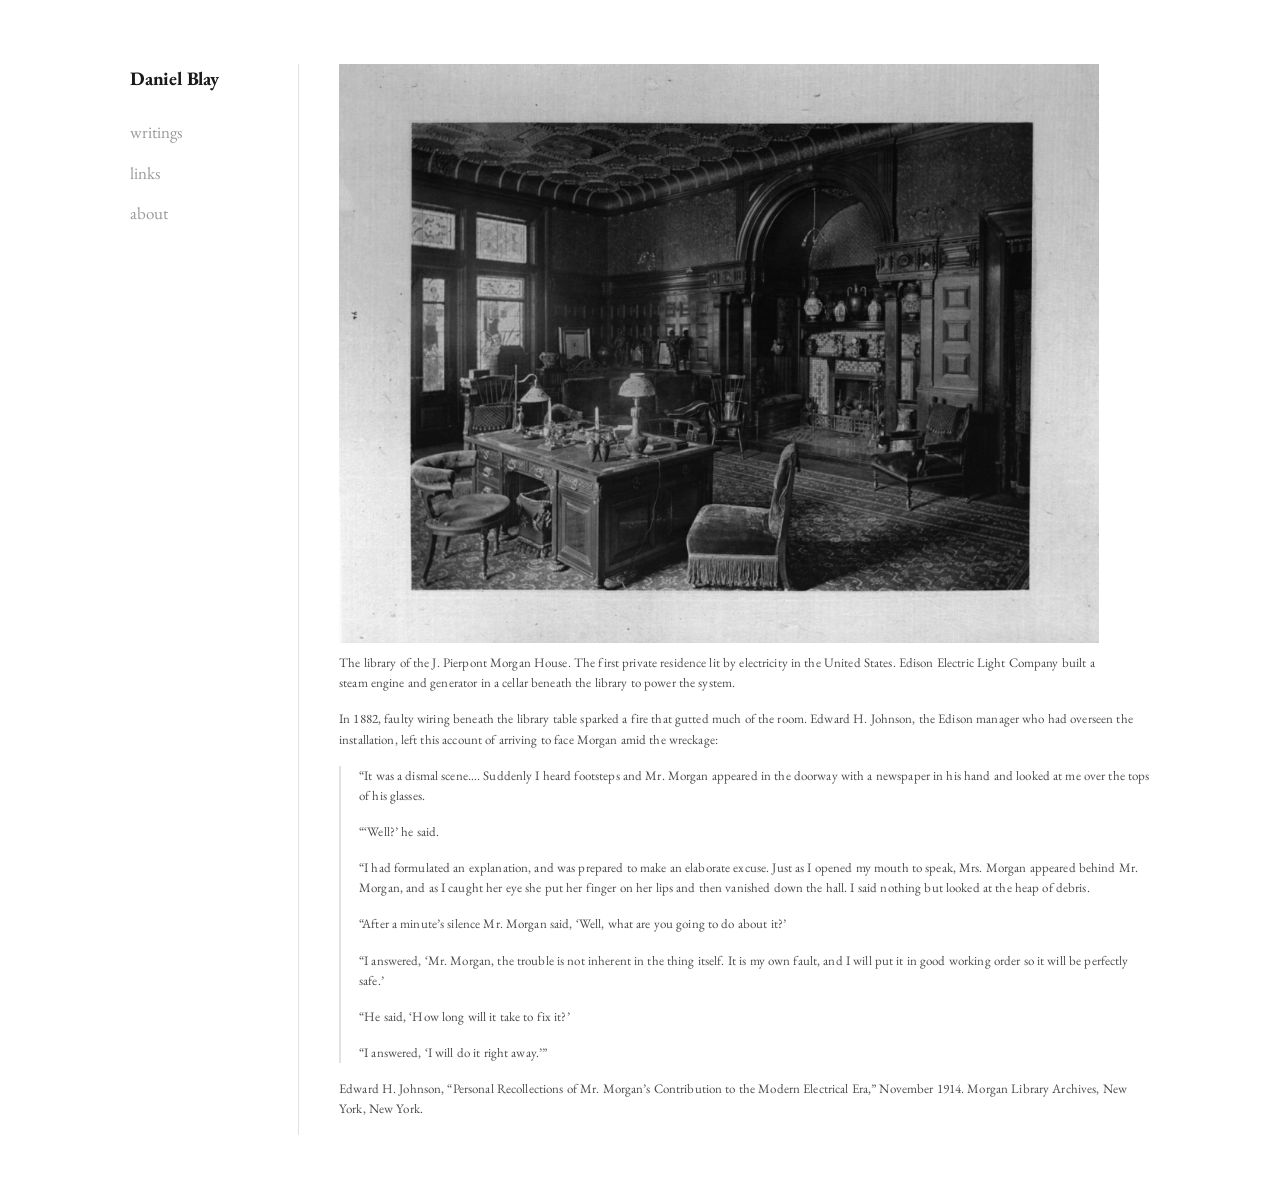
<file: index.html>
<!DOCTYPE html>
<html lang="en">
<head>
  <meta charset="UTF-8" />
  <meta name="viewport" content="width=device-width, initial-scale=1.0" />
  <title>Daniel Blay</title>
  <meta name="description" content="Personal website of Daniel Blay." />
  <link rel="preconnect" href="https://fonts.googleapis.com" />
  <link rel="preconnect" href="https://fonts.gstatic.com" crossorigin />
  <link href="https://fonts.googleapis.com/css2?family=EB+Garamond:ital,wght@0,400;0,500;0,600;0,700;1,400&display=swap" rel="stylesheet" />
  <link rel="stylesheet" href="/styles.css?v=3" />
</head>
<body>
  <div class="layout">
    <aside class="sidebar">
      <a href="/" class="brand">Daniel Blay</a>
      <nav class="nav">
        <a href="/writings/">writings</a>
        <a href="/links/">links</a>
        <a href="/about/">about</a>
      </nav>
    </aside>

    <div class="divider" aria-hidden="true"></div>

    <main class="content">
      <figure class="hero">
        <img src="/images/morgan-library.jpg" alt="The wood-paneled library of the J. Pierpont Morgan House, lit by electric lamps." loading="eager" />
        <figcaption>The library of the J. Pierpont Morgan House. The first private residence lit by electricity in the United States. Edison Electric Light Company built a steam engine and generator in a cellar beneath the library to power the system.</figcaption>
      </figure>

      <section class="story">
        <p>In 1882, faulty wiring beneath the library table sparked a fire that gutted much of the room. Edward H. Johnson, the Edison manager who had overseen the installation, left this account of arriving to face Morgan amid the wreckage:</p>

        <blockquote class="excerpt">
          <p>“It was a dismal scene…. Suddenly I heard footsteps and Mr. Morgan appeared in the doorway with a newspaper in his hand and looked at me over the tops of his glasses.</p>
          <p>“‘Well?’ he said.</p>
          <p>“I had formulated an explanation, and was prepared to make an elaborate excuse. Just as I opened my mouth to speak, Mrs. Morgan appeared behind Mr. Morgan, and as I caught her eye she put her finger on her lips and then vanished down the hall. I said nothing but looked at the heap of debris.</p>
          <p>“After a minute’s silence Mr. Morgan said, ‘Well, what are you going to do about it?’</p>
          <p>“I answered, ‘Mr. Morgan, the trouble is not inherent in the thing itself. It is my own fault, and I will put it in good working order so it will be perfectly safe.’</p>
          <p>“He said, ‘How long will it take to fix it?’</p>
          <p>“I answered, ‘I will do it right away.’”</p>
        </blockquote>
        <p class="citation">Edward H. Johnson, “Personal Recollections of Mr. Morgan’s Contribution to the Modern Electrical Era,” November 1914. Morgan Library Archives, New York, New York.</p>
      </section>
    </main>
  </div>
</body>
</html>
</file>
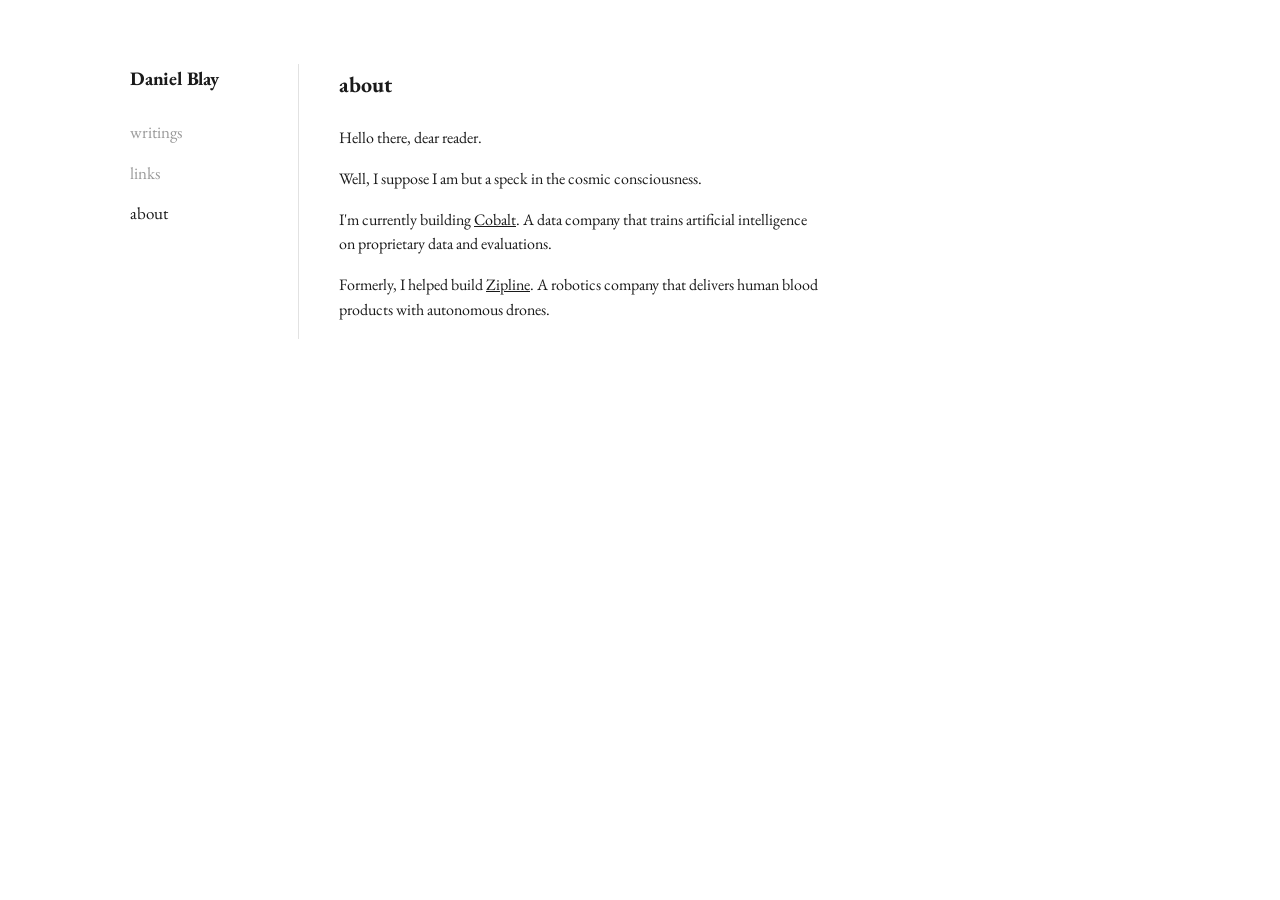
<file: about/index.html>
<!DOCTYPE html>
<html lang="en">
<head>
  <meta charset="UTF-8" />
  <meta name="viewport" content="width=device-width, initial-scale=1.0" />
  <title>about</title>
  <meta name="description" content="About Daniel Blay." />
  <link rel="preconnect" href="https://fonts.googleapis.com" />
  <link rel="preconnect" href="https://fonts.gstatic.com" crossorigin />
  <link href="https://fonts.googleapis.com/css2?family=EB+Garamond:ital,wght@0,400;0,500;0,600;0,700;1,400&display=swap" rel="stylesheet" />
  <link rel="stylesheet" href="/styles.css?v=3" />
</head>
<body>
  <div class="layout">
    <aside class="sidebar">
      <a href="/" class="brand">Daniel Blay</a>
      <nav class="nav">
        <a href="/writings/">writings</a>
        <a href="/links/">links</a>
        <a href="/about/" class="active">about</a>
      </nav>
    </aside>

    <div class="divider" aria-hidden="true"></div>

    <main class="content">
      <section class="view">
        <h1>about</h1>
        <p>Hello there, dear reader.</p>
        <p>Well, I suppose I am but a speck in the cosmic consciousness.</p>
        <p>I'm currently building <a href="https://gocobalt.ai/" target="_blank" rel="noopener">Cobalt</a>. A data company that trains artificial intelligence on proprietary data and evaluations.</p>
        <p>Formerly, I helped build <a href="https://www.zipline.com/" target="_blank" rel="noopener">Zipline</a>. A robotics company that delivers human blood products with autonomous drones.</p>
      </section>
    </main>
  </div>
</body>
</html>
</file>
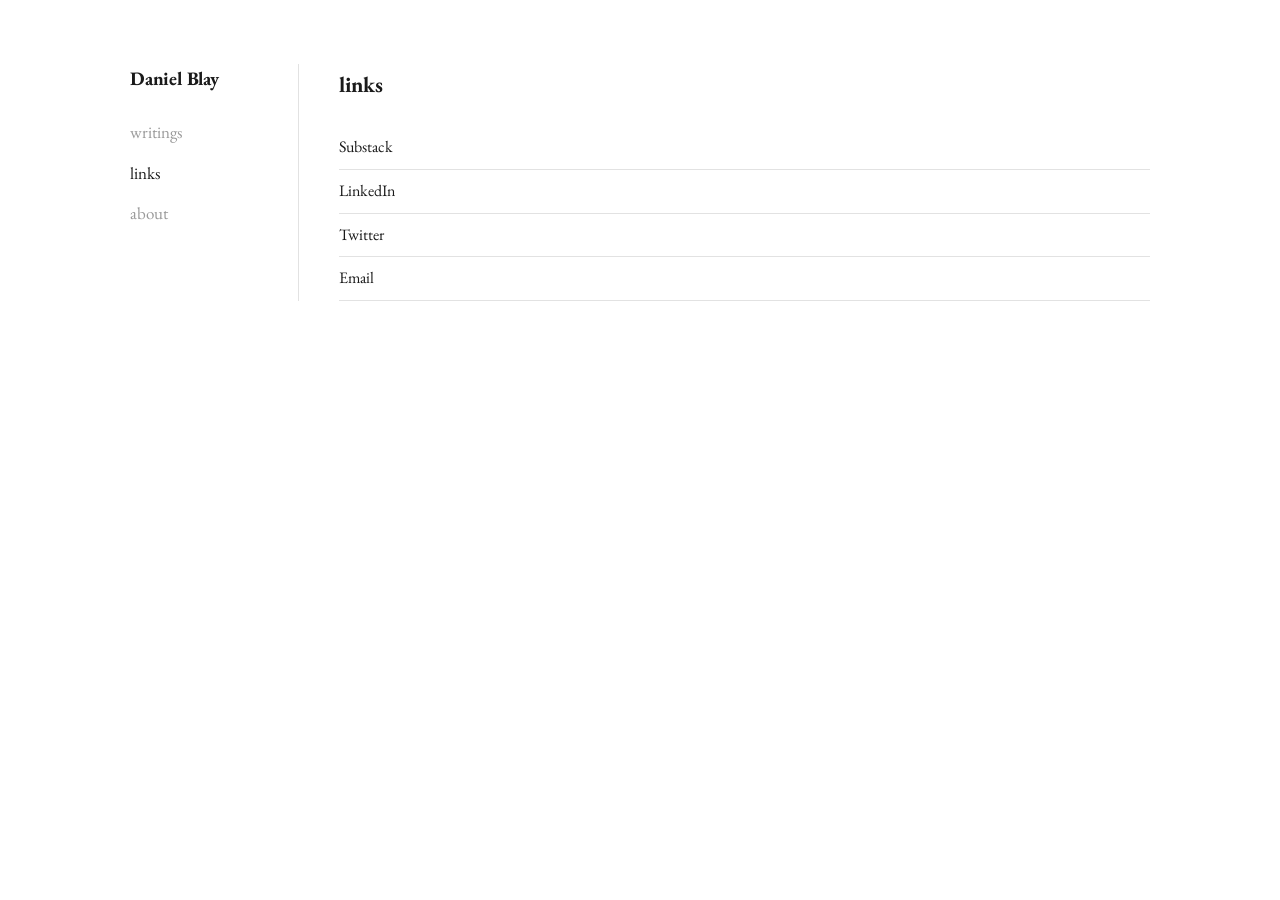
<file: links/index.html>
<!DOCTYPE html>
<html lang="en">
<head>
  <meta charset="UTF-8" />
  <meta name="viewport" content="width=device-width, initial-scale=1.0" />
  <title>links</title>
  <meta name="description" content="Links from Daniel Blay." />
  <link rel="preconnect" href="https://fonts.googleapis.com" />
  <link rel="preconnect" href="https://fonts.gstatic.com" crossorigin />
  <link href="https://fonts.googleapis.com/css2?family=EB+Garamond:ital,wght@0,400;0,500;0,600;0,700;1,400&display=swap" rel="stylesheet" />
  <link rel="stylesheet" href="/styles.css?v=3" />
</head>
<body>
  <div class="layout">
    <aside class="sidebar">
      <a href="/" class="brand">Daniel Blay</a>
      <nav class="nav">
        <a href="/writings/">writings</a>
        <a href="/links/" class="active">links</a>
        <a href="/about/">about</a>
      </nav>
    </aside>

    <div class="divider" aria-hidden="true"></div>

    <main class="content">
      <section class="view">
        <h1>links</h1>
        <ul class="list">
          <li><a href="https://www.satoshi.blog/" target="_blank" rel="noopener">Substack</a></li>
          <li><a href="https://www.linkedin.com/in/danielblay/" target="_blank" rel="noopener">LinkedIn</a></li>
          <li><a href="https://x.com/danielblay" target="_blank" rel="noopener">Twitter</a></li>
          <li><a href="mailto:daniel@gocobalt.ai">Email</a></li>
        </ul>
      </section>
    </main>
  </div>
</body>
</html>
</file>
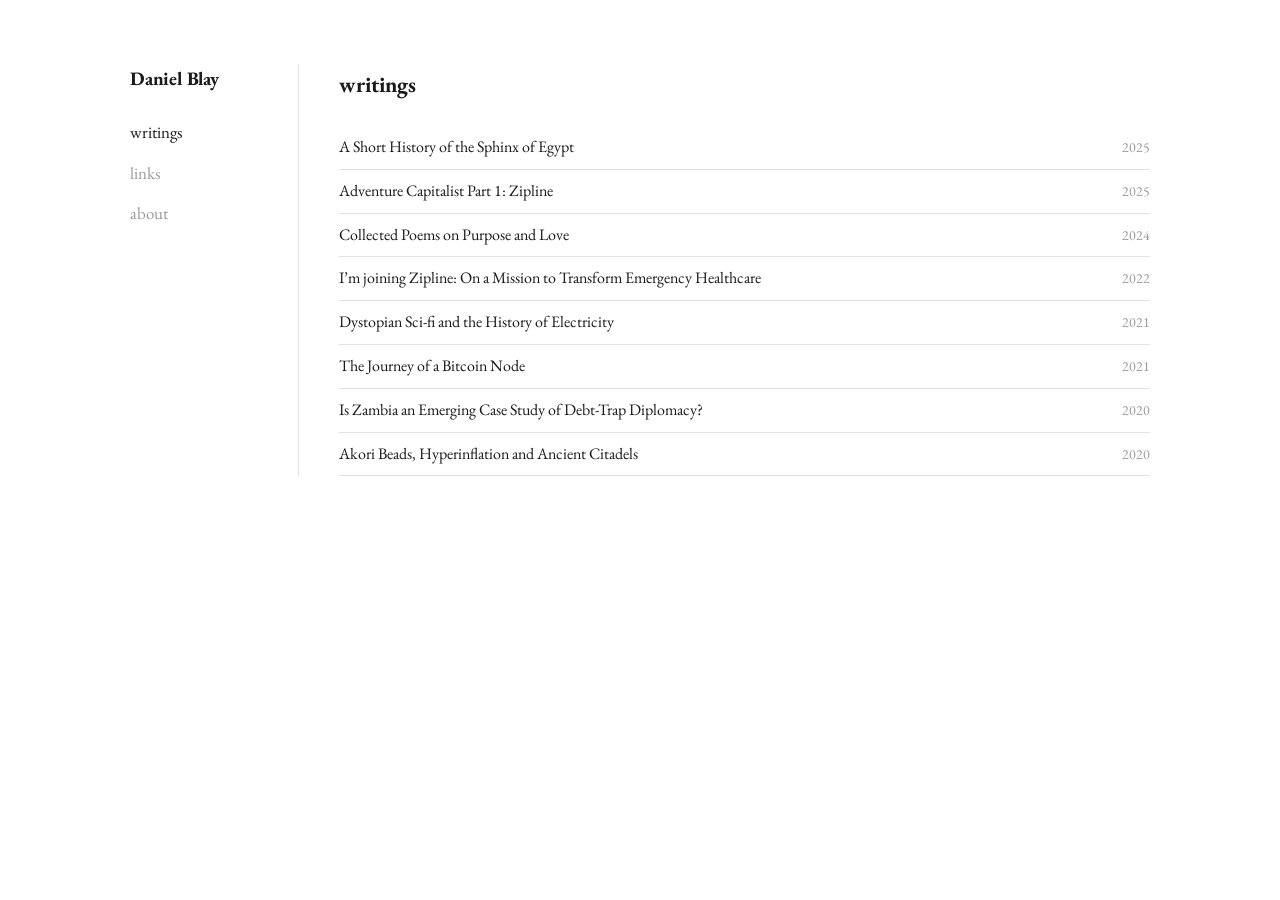
<file: writings/index.html>
<!DOCTYPE html>
<html lang="en">
<head>
  <meta charset="UTF-8" />
  <meta name="viewport" content="width=device-width, initial-scale=1.0" />
  <title>writings</title>
  <meta name="description" content="Writings by Daniel Blay." />
  <link rel="preconnect" href="https://fonts.googleapis.com" />
  <link rel="preconnect" href="https://fonts.gstatic.com" crossorigin />
  <link href="https://fonts.googleapis.com/css2?family=EB+Garamond:ital,wght@0,400;0,500;0,600;0,700;1,400&display=swap" rel="stylesheet" />
  <link rel="stylesheet" href="/styles.css?v=3" />
</head>
<body>
  <div class="layout">
    <aside class="sidebar">
      <a href="/" class="brand">Daniel Blay</a>
      <nav class="nav">
        <a href="/writings/" class="active">writings</a>
        <a href="/links/">links</a>
        <a href="/about/">about</a>
      </nav>
    </aside>

    <div class="divider" aria-hidden="true"></div>

    <main class="content">
      <section class="view">
        <h1>writings</h1>
        <ul class="list">
          <li><a href="https://www.satoshi.blog/p/a-short-history-of-the-sphinx-of" target="_blank" rel="noopener">A Short History of the Sphinx of Egypt</a><span class="meta">2025</span></li>
          <li><a href="https://www.satoshi.blog/p/adventure-capitalist-part-1-zipline" target="_blank" rel="noopener">Adventure Capitalist Part 1: Zipline</a><span class="meta">2025</span></li>
          <li><a href="https://www.satoshi.blog/p/collected-poems-purpose-love-and" target="_blank" rel="noopener">Collected Poems on Purpose and Love</a><span class="meta">2024</span></li>
          <li><a href="https://www.satoshi.blog/p/im-joining-zipline-on-a-mission-to" target="_blank" rel="noopener">I’m joining Zipline: On a Mission to Transform Emergency Healthcare</a><span class="meta">2022</span></li>
          <li><a href="https://www.satoshi.blog/p/dystopian-sci-fi-hyperinflation-and" target="_blank" rel="noopener">Dystopian Sci-fi and the History of Electricity</a><span class="meta">2021</span></li>
          <li><a href="https://www.satoshi.blog/p/journey-of-a-bitcoin-node-a-simple" target="_blank" rel="noopener">The Journey of a Bitcoin Node</a><span class="meta">2021</span></li>
          <li><a href="https://www.satoshi.blog/p/is-zambia-an-emerging-case-study" target="_blank" rel="noopener">Is Zambia an Emerging Case Study of Debt-Trap Diplomacy?</a><span class="meta">2020</span></li>
          <li><a href="https://www.satoshi.blog/p/akori-beads-hyper-inflation-and-ancient" target="_blank" rel="noopener">Akori Beads, Hyperinflation and Ancient Citadels</a><span class="meta">2020</span></li>
        </ul>
      </section>
    </main>
  </div>
</body>
</html>
</file>
<file: styles.css>
:root {
  --bg: #ffffff;
  --ink: #1a1a1a;
  --muted: #9a9a9a;
  --muted-hover: #1a1a1a;
  --line: #e2e2e2;
  --frame: #a89a7c;
  --max-width: 1100px;
}

* { box-sizing: border-box; }

html, body {
  margin: 0;
  padding: 0;
}

body {
  font-family: "EB Garamond", Georgia, "Times New Roman", serif;
  color: var(--ink);
  background: var(--bg);
  -webkit-font-smoothing: antialiased;
  text-rendering: optimizeLegibility;
  line-height: 1.55;
}

a { color: inherit; }

/* ---------- Layout ---------- */
.layout {
  display: flex;
  align-items: flex-start;
  gap: 0;
  max-width: var(--max-width);
  margin: 0 auto;
  padding: 64px 40px;
}

.sidebar {
  flex: 0 0 168px;
  padding-right: 28px;
}

.brand {
  display: block;
  font-weight: 700;
  font-size: 19px;
  letter-spacing: -0.01em;
  text-decoration: none;
  color: var(--ink);
  margin-bottom: 26px;
  white-space: nowrap;
}

.nav {
  display: flex;
  flex-direction: column;
  gap: 14px;
}

.nav a {
  text-decoration: none;
  color: var(--muted);
  font-size: 17px;
  width: fit-content;
  transition: color 0.15s ease;
}

.nav a:hover,
.nav a.active {
  color: var(--muted-hover);
}

.divider {
  flex: 0 0 1px;
  align-self: stretch;
  background: var(--line);
}

.content {
  flex: 1 1 auto;
  padding-left: 40px;
  min-width: 0;
}

/* ---------- Home / hero photo ---------- */
.hero {
  margin: 0;
  max-width: 760px;
}

.hero img {
  display: block;
  width: 100%;
  height: auto;
}

.hero figcaption {
  margin-top: 10px;
  color: #4a4a4a;
  font-size: 13px;
  letter-spacing: 0.01em;
}

/* ---------- Homepage story / excerpt ---------- */
/* Typography matches .hero figcaption exactly (size, color, weight, spacing). */
.story {
  margin-top: 16px;
}

.story p,
.excerpt p,
.citation {
  color: #4a4a4a;
  font-size: 13px;
  letter-spacing: 0.01em;
}

.story > p {
  margin: 0 0 16px;
}

.excerpt {
  margin: 0 0 16px;
  padding-left: 18px;
  border-left: 2px solid var(--line);
}

.excerpt p {
  margin: 0 0 16px;
}

.excerpt p:last-child {
  margin-bottom: 0;
}

.citation {
  margin: 0;
}

/* ---------- Inner pages ---------- */
.view h1 {
  font-size: 22px;
  font-weight: 700;
  margin: 4px 0 24px;
}

.list {
  list-style: none;
  margin: 0;
  padding: 0;
}

.list li {
  display: flex;
  justify-content: space-between;
  align-items: baseline;
  gap: 16px;
  padding: 9px 0;
  border-bottom: 1px solid var(--line);
}

.list a {
  text-decoration: none;
  color: var(--ink);
}

.list a:hover { text-decoration: underline; }

.list .meta {
  color: var(--muted);
  font-size: 14px;
  flex: 0 0 auto;
}

.view p { max-width: 60ch; }

.hint {
  margin-top: 24px;
  color: var(--muted);
  font-size: 14px;
}

.hint code {
  background: #f3f3f3;
  padding: 1px 5px;
  border-radius: 3px;
  font-size: 13px;
}

/* ---------- Photos ---------- */
.photo-grid {
  display: grid;
  grid-template-columns: repeat(3, 1fr);
  gap: 14px;
  max-width: 640px;
}

.photo-placeholder {
  aspect-ratio: 1 / 1;
  background: #ece3cd;
  border: 1px solid var(--line);
}

/* ---------- Responsive ---------- */
@media (max-width: 720px) {
  .layout {
    flex-direction: column;
    padding: 36px 24px;
  }
  .sidebar {
    flex: none;
    padding-right: 0;
    margin-bottom: 8px;
  }
  .nav {
    flex-direction: row;
    flex-wrap: wrap;
    gap: 16px;
  }
  .divider {
    width: 100%;
    height: 1px;
    flex: none;
    margin: 18px 0;
  }
  .content {
    padding-left: 0;
  }
  .panels {
    flex-direction: column;
    align-items: center;
  }
}
</file>
